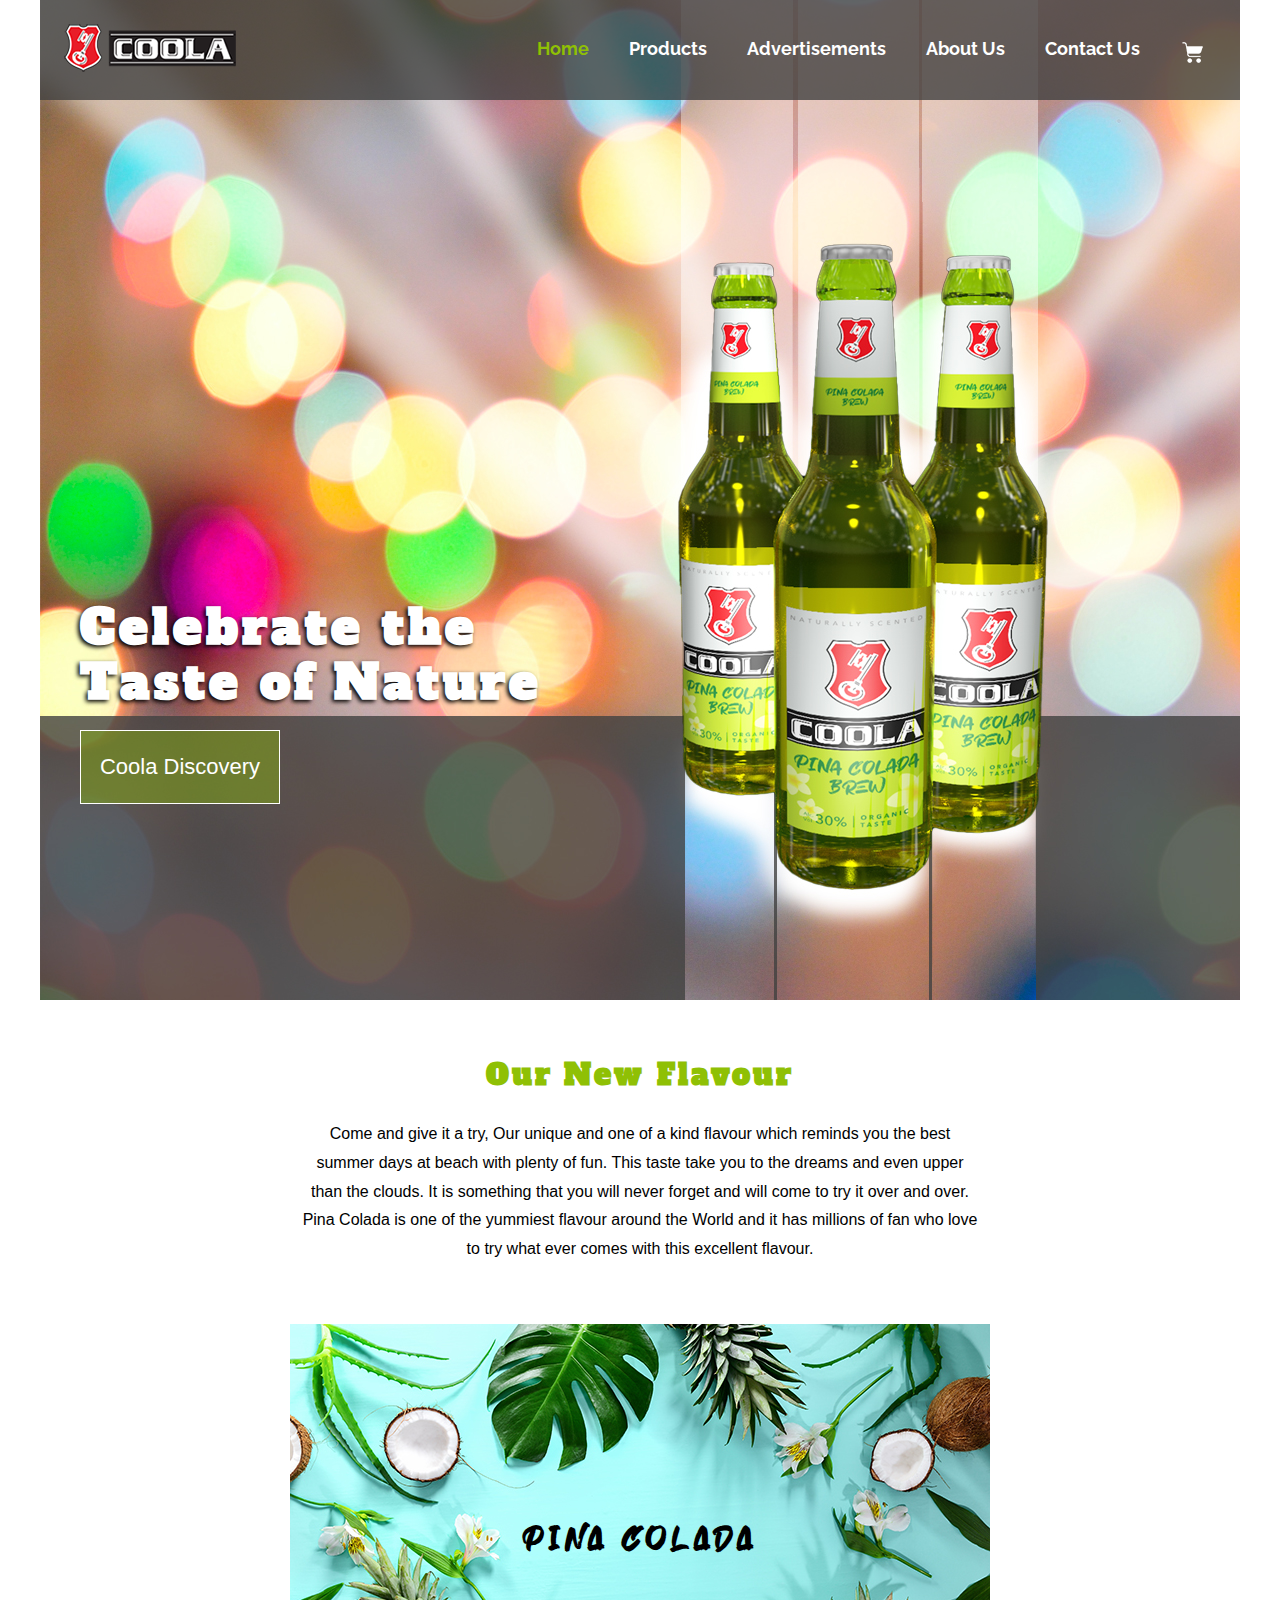
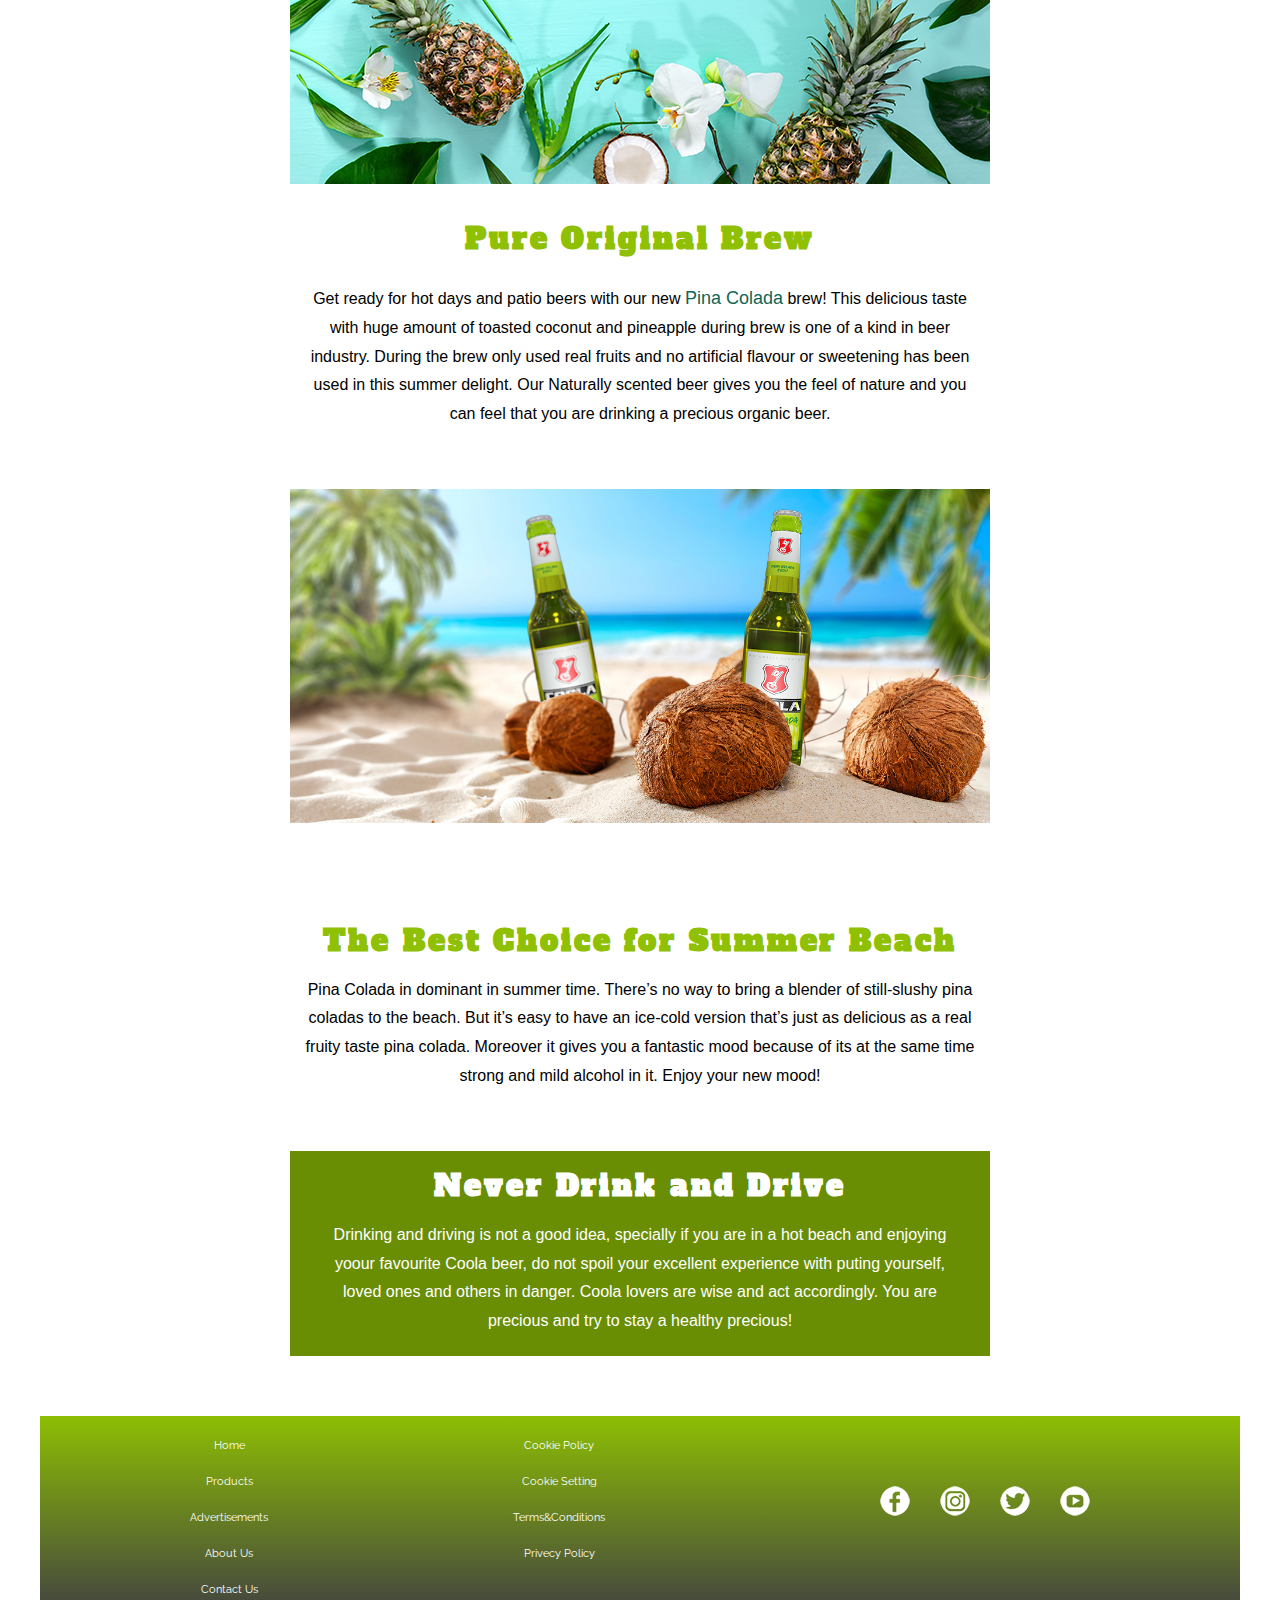
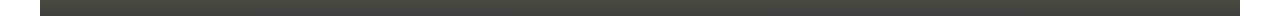
<file: index.html>
<!DOCTYPE html>
<html lang="en">
<head>
  <meta charset="UTF-8">
  <meta name="viewport" content="width=device-width, initial-scale=1.0">
  <meta http-equiv="X-UA-Compatible" content="ie=edge">

  <link rel="stylesheet" href="css/reset.css">

  <link rel="preconnect" href="https://fonts.gstatic.com">
  <link href="https://fonts.googleapis.com/css2?family=Antic+Didone&family=Cantata+One&family=Raleway&display=swap" rel="stylesheet">
  <link rel="preconnect" href="https://fonts.googleapis.com">
  <link rel="preconnect" href="https://fonts.gstatic.com" crossorigin>
  <link href="https://fonts.googleapis.com/css2?family=Alfa+Slab+One&display=swap" rel="stylesheet">

  <link rel="stylesheet" href="css/main.css">

  <title>COOLA BEER HOME PAGE</title>
  </head>
  <body>
    <h1 class="hidden">Home Page</h1>
    <main id="container">
      <h2 class="hidden">Main Container</h2>
      <header id="mainHeader">
        <div id="logo">
          <a href="index.html"><img src="images/logo-m.png" alt="Logo"></a>
        </div>
        <div id="logoDesktop">
          <a href="index.html"><img src="images/logo.png" alt="Logo"></a>
        </div>
        <nav id="navCon">
          <h2 class="hidden">Main Navigation</h2>
          <div>
            <button id="button"></button>
          </div>
          <div id="burgerCon">
            <ul id="mainNav">
              <li class="navItem"><a class="current" href="index.html">Home</a></li>
              <li class="navItem"><a href="products.html">Products</a></li>
              <li class="navItem"><a href="advertisements.html">Advertisements</a></li>
              <li class="navItem"><a href="aboutus.html">About Us</a></li>
              <li class="navItem"><a href="contactus.html">Contact Us</a></li>
              <li class="navItem shoppingC"><a href="index.html"><img src="images/shopping.png" alt="shoping card Icon"></a></li>
            </ul>
          </div>
        </nav>
      </header>

      <section id="featuredCon">
        <h2 class="hidden">Promotional Image</h2>
        <div id="featuredImage">
          <div class="welcome">
            <h5 class="welcomeText"> Celebrate the <br> Taste of Nature</h5>
            <a href="#" class="welcomebut">Coola Discovery</a>
          </div>
        </div>
      </section>

      <section>
          <h2 class="hidden">Brief Info for Organic Brews</h2>
          <div id="brewSec">
            <h3 class="brewHeading"> Our New Flavour</h3>
              <p class="brewText"> Come and give it a try, Our unique and one of a kind flavour which reminds you the best summer days
                 at beach with plenty of fun. This taste take you to the dreams and even upper than the clouds. It is something that
                 you will never forget and will come to try it over and over. Pina Colada is one of the yummiest flavour around the
                 World and it has millions of fan who love to try what ever comes with this excellent flavour.
              </p>
          </div>

      </section>

      <section id="flavour">
        <h2 class="hidden">New Flavour Launch</h2>
        <div class="flavourPic">
        <h2 class="pinacolada">Pina Colada</h2>
        </div>
        <div id="featuredText">
          <h3 class="FlavourHeading"> Pure Original Brew</h3>
            <p class="flavourText"> Get ready for hot days and patio beers with our new <span class="bold">Pina Colada</span> brew!
               This delicious taste with huge amount of toasted coconut and pineapple during brew is one of a kind in beer industry.
               During the brew only used real fruits and no artificial flavour or sweetening has been used in this summer delight.
              Our Naturally scented beer gives you the feel of nature and you can feel that you are drinking a precious organic beer.
            </p>
        </div>
      </section>

      <section id="promoCon">
        <h2 class="hidden">Brief Info for Beach Choice</h2>
        <div  id="promoImage">
          <h3 class="hidden">Featured Product in Beach Image</h3>
          <img src="images/beachbeer.jpg" alt="Coola Beer Bottles in beach">
        </div>
        <div class="promoText">
          <h3> The Best Choice for Summer Beach</h3>
          <p class="promoP"> Pina Colada in dominant in summer time. There’s no way to bring a blender of still-slushy pina coladas to the beach.
            But it’s easy to have an ice-cold version that’s just as delicious as a real fruity taste pina colada. Moreover it gives you a fantastic
            mood because of its at the same time strong and mild alcohol in it. Enjoy your new mood!</p>
        </div>
        <div class="promoText1">
          <h3 class="promoHead"> Never Drink and Drive</h3>
          <p class="promoP"> Drinking and driving is not a good idea, specially if you are in a hot beach and enjoying yoour favourite Coola beer, do not
          spoil your excellent experience with puting yourself, loved ones and others in danger. Coola lovers are wise and act accordingly. You are precious and try to
          stay a healthy precious!</p>
        </div>
      </section>


      <footer id="mainFooter">
        <h2 class="hidden">Main Footer</h2>
        <div class="footermenu">
          <h2 class="hidden">Menu</h2>
          <ul>
            <li class="navItem"><a href="index.html">Home</a></li>
            <li class="navItem"><a href="products.html">Products</a></li>
            <li class="navItem"><a href="index.html">Advertisements</a></li>
            <li class="navItem"><a href="index.html">About Us</a></li>
            <li class="navItem"><a href="index.html">Contact Us</a></li>
          </ul>
        </div>
        <div  class="footermenu2">
          <ul>
            <li class="navItem"><a href="index.html">Cookie Policy</a></li>
            <li class="navItem"><a href="index.html">Cookie Setting</a></li>
            <li class="navItem"><a href="index.html">Terms&Conditions</a></li>
            <li class="navItem"><a href="index.html">Privecy Policy</a></li>
          </ul>
        </div>

        <div>
          <h2 class="hidden">Social Media Icons</h2>
          <ul id="socialMedia">
            <li><a href="https://www.facebook.com/"><img src="images/facebook.png" alt="Facebook Icon"></a></li>
            <li><a href="https://www.instagram.com/"><img src="images/instagram.png" alt="Instagram Icon"></a></li>
            <li><a href="https://www.twitter.com/"><img src="images/twitter.png" alt="Twitter Icon"></a></li>
            <li><a href="https://www.youtube.com/"><img src="images/youtube.png" alt="Youtube Icon"></a></li>
          </ul>
        </div>
      </footer>
    </main>

  <script src="js/main.js"></script>
  </body>
  </html>
</file>
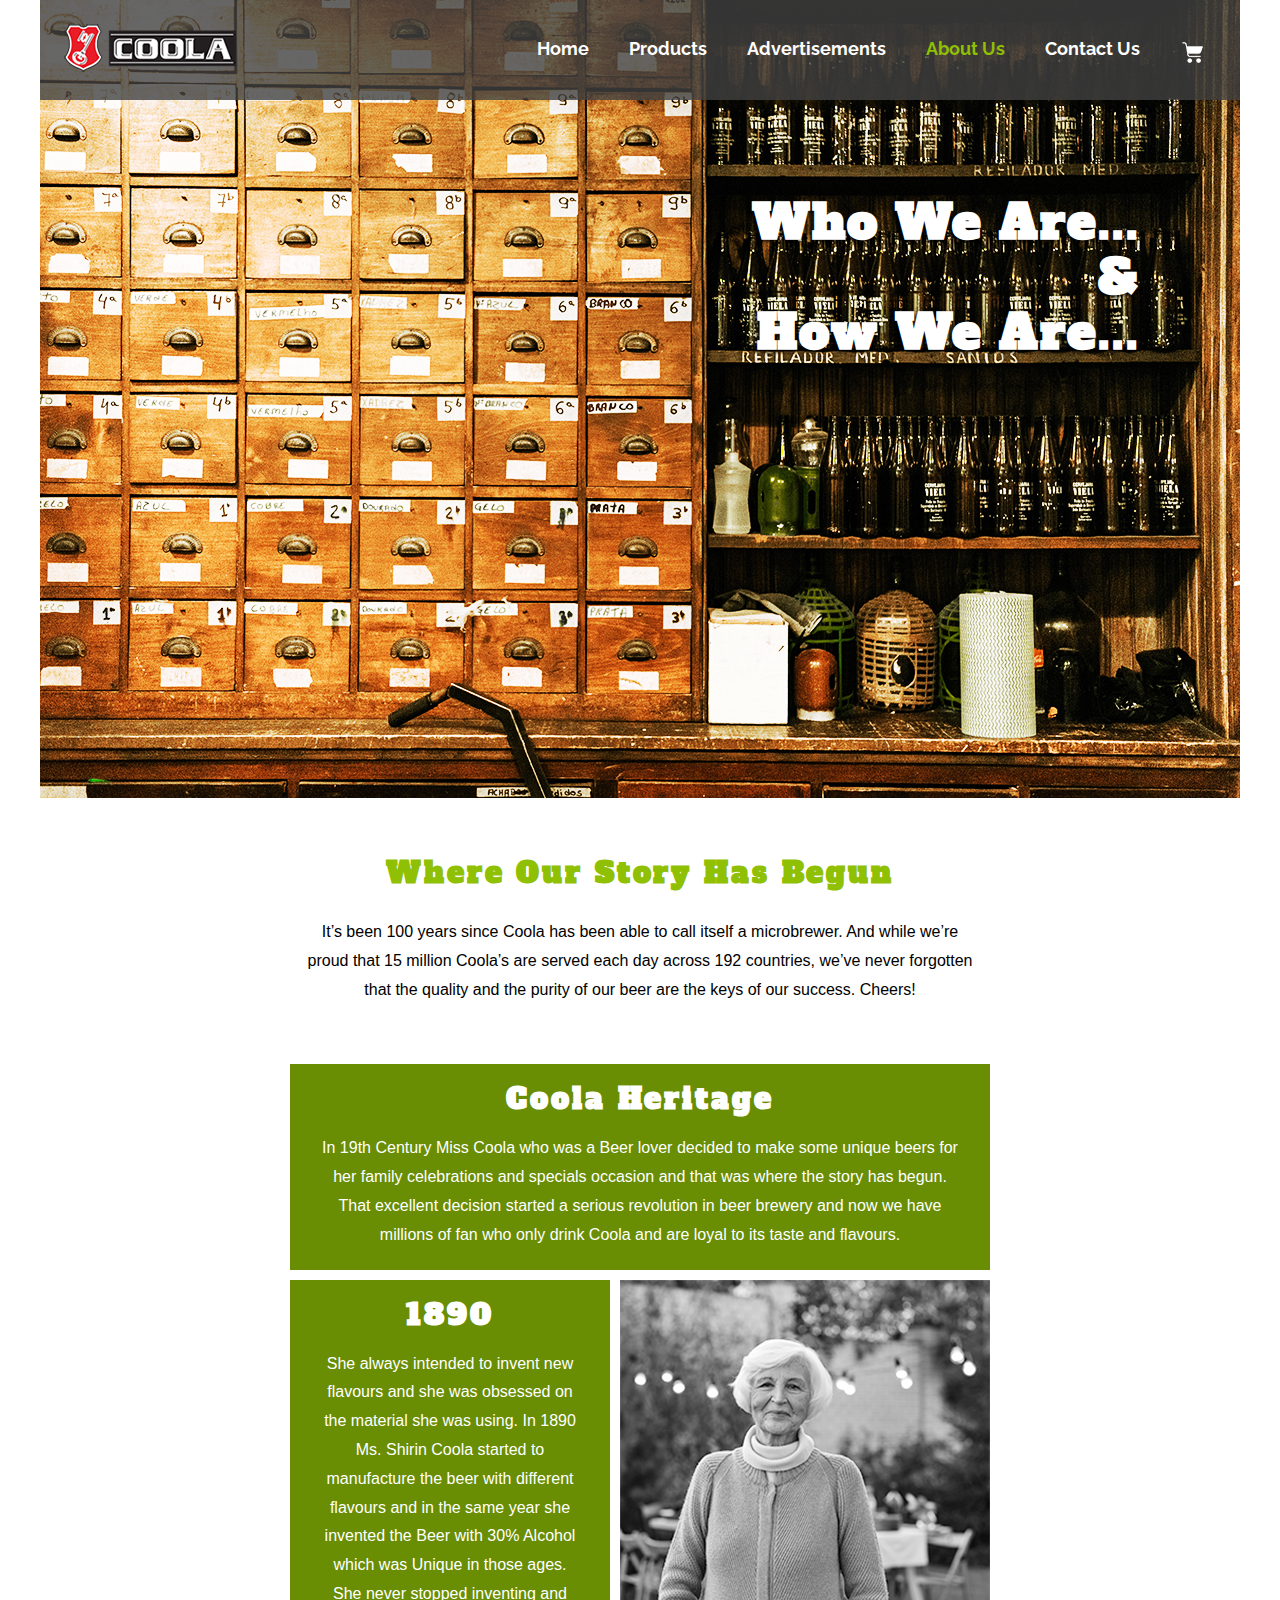
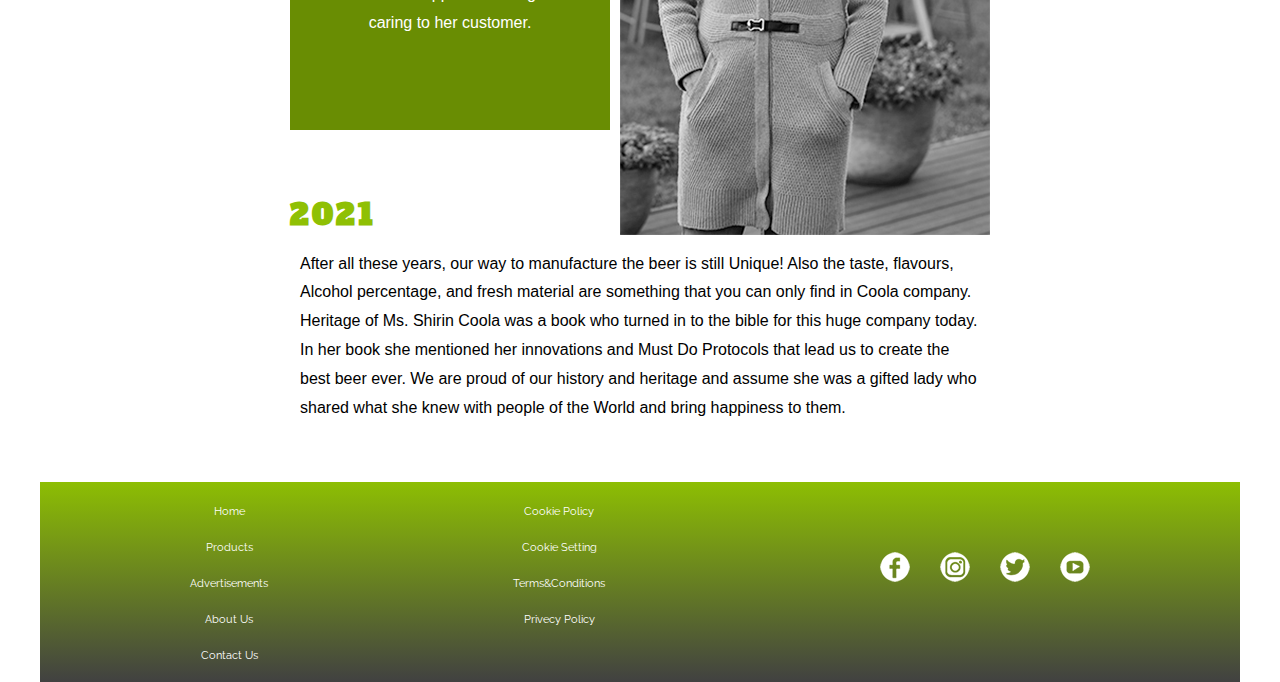
<file: aboutus.html>
<!DOCTYPE html>
<html lang="en">
<head>
  <meta charset="UTF-8">
  <meta name="viewport" content="width=device-width, initial-scale=1.0">
  <meta http-equiv="X-UA-Compatible" content="ie=edge">

  <link rel="stylesheet" href="css/reset.css">

  <link rel="preconnect" href="https://fonts.gstatic.com">
  <link href="https://fonts.googleapis.com/css2?family=Antic+Didone&family=Cantata+One&family=Raleway&display=swap" rel="stylesheet">
  <link rel="preconnect" href="https://fonts.googleapis.com">
  <link rel="preconnect" href="https://fonts.gstatic.com" crossorigin>
  <link href="https://fonts.googleapis.com/css2?family=Alfa+Slab+One&display=swap" rel="stylesheet">

  <link rel="stylesheet" href="css/main.css">

  <title>COOLA BEER ABOUT US PAGE</title>
  </head>
  <body>
    <h1 class="hidden">About Us Page</h1>
    <main id="container">
      <h2 class="hidden">Main Container</h2>
      <header id="mainHeader">
        <div id="logo">
          <a href="index.html"><img src="images/logo-m.png" alt="Logo"></a>
        </div>
        <div id="logoDesktop">
          <a href="index.html"><img src="images/logo.png" alt="Logo"></a>
        </div>
        <nav id="navCon">
          <h2 class="hidden">Main Navigation</h2>
          <div>
            <button id="button"></button>
          </div>
          <div id="burgerCon">
            <ul id="mainNav">
              <li class="navItem"><a href="index.html">Home</a></li>
              <li class="navItem"><a href="products.html">Products</a></li>
              <li class="navItem"><a href="advertisements.html">Advertisements</a></li>
              <li class="navItem"><a class="current" href="aboutus">About Us</a></li>
              <li class="navItem"><a href="contactus.html">Contact Us</a></li>
              <li class="navItem shoppingC"><a href="index.html"><img src="images/shopping.png" alt="shoping card Icon"></a></li>
            </ul>
          </div>
        </nav>
      </header>

      <section id="featuredCon">
        <h2 class="hidden">Promotional Image</h2>
        <div id="aboutusImage">
          <div class="aboutusWelcome">
            <h5 class="aboutusText"> Who We Are... <br> & <br> How We Are...</h5>
          </div>
        </div>
      </section>

      <section>
          <h2 class="hidden">Brief Info for Our Story</h2>
          <div id="brewSec">
            <h3 class="brewHeading"> Where Our Story Has Begun</h3>
              <p class="brewText"> It’s been 100 years since Coola has been able to call itself a microbrewer. And while we’re proud
                that 15 million Coola’s are served each day across 192 countries, we’ve never forgotten that the quality and the
                purity of our beer are the keys of our success. Cheers!
              </p>
          </div>
      </section>

      <div class="story1 space">
        <h3 class="promoHead"> Coola Heritage</h3>
          <p class="promoP"> In 19th Century Miss Coola who was a Beer lover decided to make some unique beers for her family
            celebrations and specials occasion and that was where the story has begun. That excellent decision started a serious
            revolution in beer brewery and now we have millions of fan who only drink Coola and are loyal to its taste and flavours.
          </p>
      </div>

      <section id="heritage">
        <h2 class="hidden">Our Heritage</h2>
        <div id="storyImage">
          <h3 class="hidden">Featured Product in Beach Image</h3>
          <img src="images/ownerPic.jpg" alt="Picture of Owner">
        </div>

        <div class="story1 storyDesktop">
          <h3 class="promoHead"> 1890</h3>
          <p class="promoP"> She always intended to invent new flavours and she was obsessed on the material she was using. In 1890 Ms. Shirin Coola started to
            manufacture the beer with different flavours and in the same year she invented the Beer with 30% Alcohol which was Unique in those ages. She never
            stopped inventing and caring to her customer.</p>
        </div>
      </section>

      <div class="story2">
        <h3> 2021</h3>
        <p class="promoP"> After all these years, our way to manufacture the beer is still Unique! Also the taste, flavours,
           Alcohol percentage, and fresh material are something that you can only find in Coola company. Heritage of Ms. Shirin Coola was a book who turned in to the bible for this huge company today. In her book she mentioned her innovations and Must Do Protocols that lead us to create the best beer ever. We are proud of our history and heritage and assume she was a gifted lady who shared what she knew with people of the World and bring happiness to them.</p>
      </div>

      <footer id="mainFooter">
        <h2 class="hidden">Main Footer</h2>
        <div class="footermenu">
          <h2 class="hidden">Menu</h2>
          <ul>
            <li class="navItem"><a href="index.html">Home</a></li>
            <li class="navItem"><a href="products.html">Products</a></li>
            <li class="navItem"><a href="index.html">Advertisements</a></li>
            <li class="navItem"><a href="index.html">About Us</a></li>
            <li class="navItem"><a href="index.html">Contact Us</a></li>
          </ul>
        </div>
        <div  class="footermenu2">
          <ul>
            <li class="navItem"><a href="index.html">Cookie Policy</a></li>
            <li class="navItem"><a href="index.html">Cookie Setting</a></li>
            <li class="navItem"><a href="index.html">Terms&Conditions</a></li>
            <li class="navItem"><a href="index.html">Privecy Policy</a></li>
          </ul>
        </div>

        <div>
          <h2 class="hidden">Social Media Icons</h2>
          <ul id="socialMedia">
            <li><a href="https://www.facebook.com/"><img src="images/facebook.png" alt="Facebook Icon"></a></li>
            <li><a href="https://www.instagram.com/"><img src="images/instagram.png" alt="Instagram Icon"></a></li>
            <li><a href="https://www.twitter.com/"><img src="images/twitter.png" alt="Twitter Icon"></a></li>
            <li><a href="https://www.youtube.com/"><img src="images/youtube.png" alt="Youtube Icon"></a></li>
          </ul>
        </div>
      </footer>
    </main>

  <script src="js/main.js"></script>
  </body>
  </html>
</file>
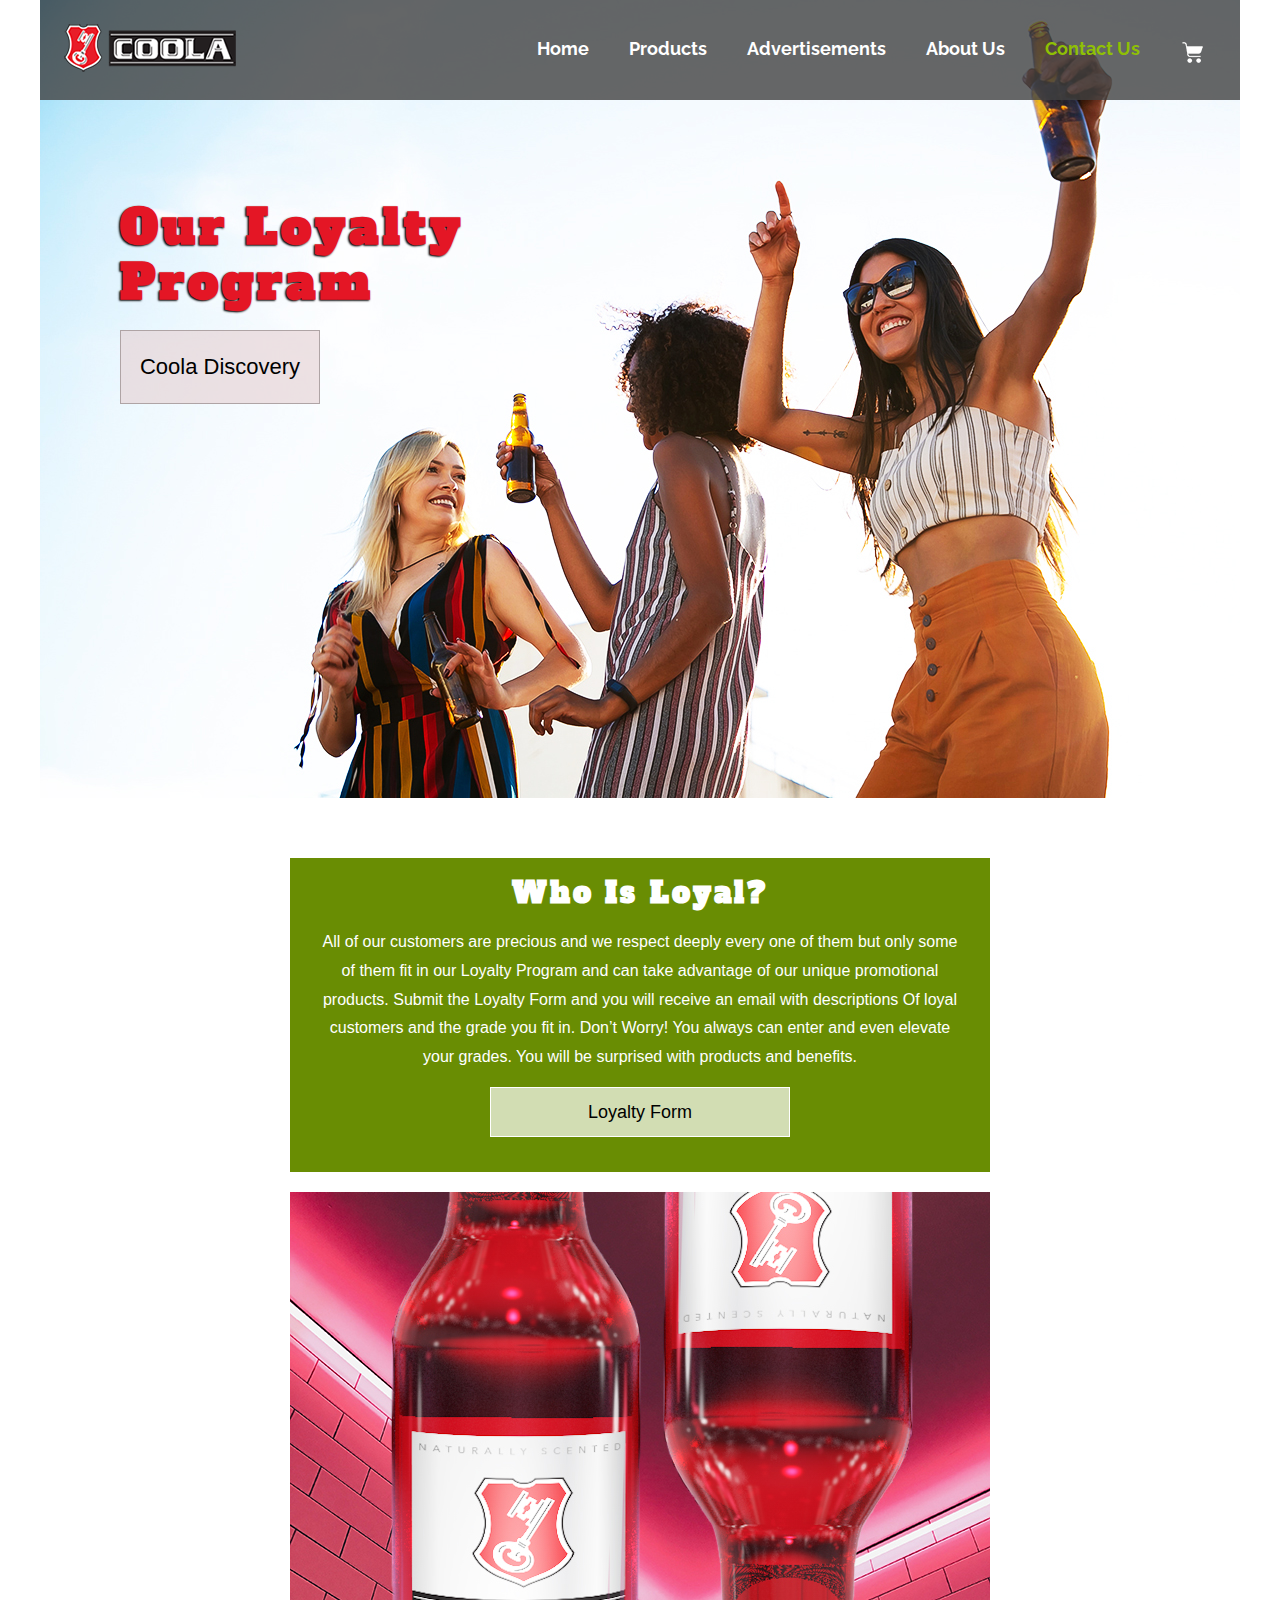
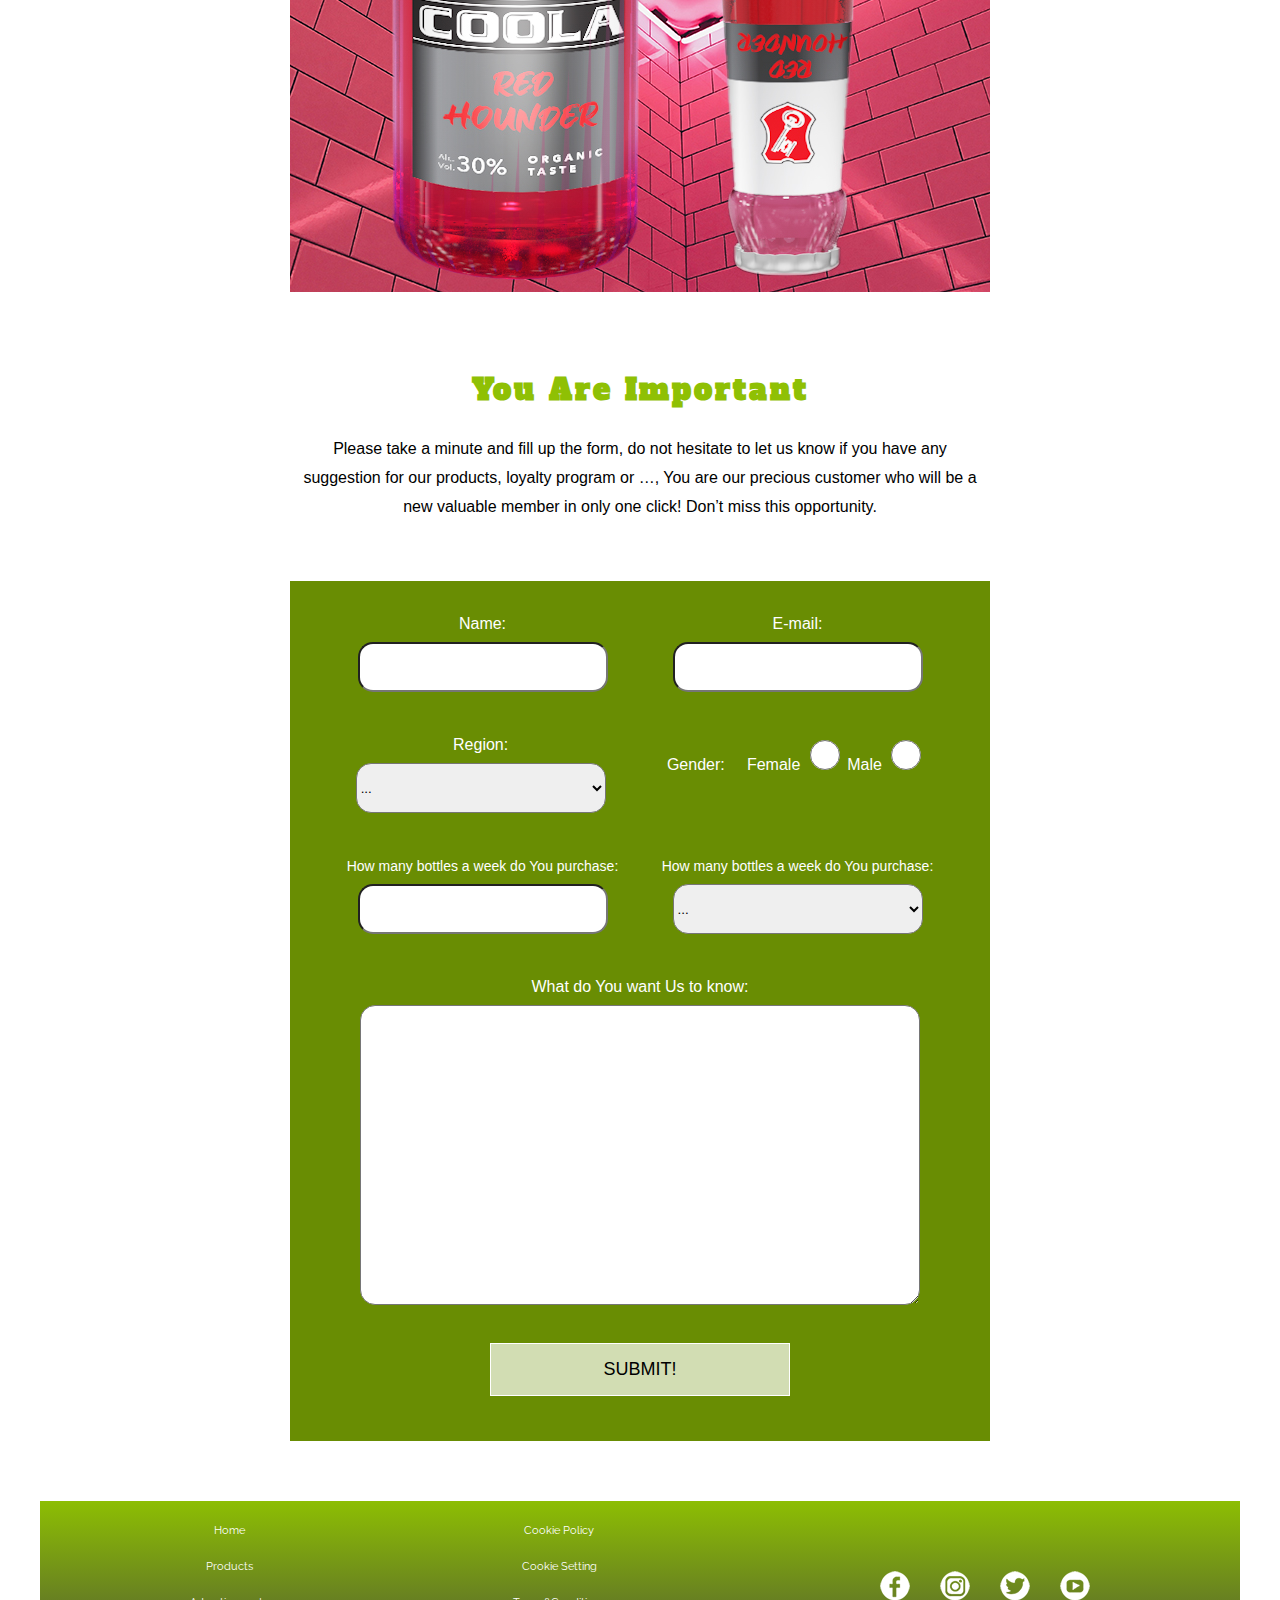
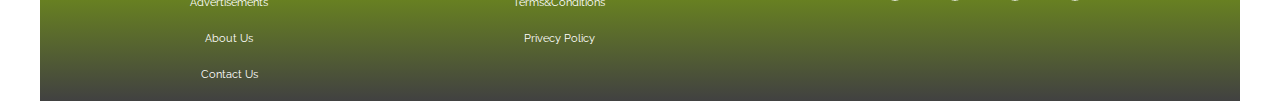
<file: contactus.html>
<!DOCTYPE html>
<html lang="en">
<head>
  <meta charset="UTF-8">
  <meta name="viewport" content="width=device-width, initial-scale=1.0">
  <meta http-equiv="X-UA-Compatible" content="ie=edge">

  <link rel="stylesheet" href="css/reset.css">

  <link rel="preconnect" href="https://fonts.gstatic.com">
  <link href="https://fonts.googleapis.com/css2?family=Antic+Didone&family=Cantata+One&family=Raleway&display=swap" rel="stylesheet">
  <link rel="preconnect" href="https://fonts.googleapis.com">
  <link rel="preconnect" href="https://fonts.gstatic.com" crossorigin>
  <link href="https://fonts.googleapis.com/css2?family=Alfa+Slab+One&display=swap" rel="stylesheet">

  <link rel="stylesheet" href="css/main.css">

  <title>COOLA BEER CONTACT US PAGE</title>
  </head>
  <body>
    <h1 class="hidden">Contact Us Page</h1>
    <main id="container">
      <h2 class="hidden">Main Container</h2>
      <header id="mainHeader">
        <div id="logo">
          <a href="index.html"><img src="images/logo-m.png" alt="Logo"></a>
        </div>
        <div id="logoDesktop">
          <a href="index.html"><img src="images/logo.png" alt="Logo"></a>
        </div>
        <nav id="navCon">
          <h2 class="hidden">Main Navigation</h2>
          <div>
            <button id="button"></button>
          </div>
          <div id="burgerCon">
            <ul id="mainNav">
              <li class="navItem"><a href="index.html">Home</a></li>
              <li class="navItem"><a href="products.html">Products</a></li>
              <li class="navItem"><a href="advertisements.html">Advertisements</a></li>
              <li class="navItem"><a href="aboutus.html">About Us</a></li>
              <li class="navItem"><a class="current" href="contactus.html">Contact Us</a></li>
              <li class="navItem shoppingC"><a href="index.html"><img src="images/shopping.png" alt="shoping card Icon"></a></li>
            </ul>
          </div>
        </nav>
      </header>

      <section id="featuredCon">
        <h2 class="hidden">Promotional Image</h2>
        <div id="contactusImage">
          <div class="contactWelcome">
            <h5 class="contactText"> Our Loyalty <br> Program</h5>
            <a href="#" class="contactBut">Coola Discovery</a>
          </div>
        </div>
      </section>

      <section>
          <h2 class="hidden">Brief Info for Loyalty</h2>
          <div class="story1 space2">
            <h3 class="promoHead">Who Is Loyal?</h3>
              <p class="promoP"> All of our customers are precious and we respect deeply every one of them but only some of them
              fit in our Loyalty Program and can take advantage of our unique promotional products.
              Submit the Loyalty Form and you will receive an email with descriptions
              Of loyal customers and the grade you fit in. Don’t Worry! You always can enter and even elevate your grades. You will
              be surprised with products and benefits.
              </p>
              <a href="#" class="loyalBut">Loyalty Form</a>
          </div>
          <div class="contactRed">
            <img src="images/contactUs2.jpg" alt="Red Hounder Bottle Picture">
          </div>
      </section>

      <section id="loyalSec">
        <h2 class="hidden">Importancy of Customers Info</h2>
        <div id="brewSec">
          <h3 class="FlavourHeading"> You Are Important</h3>
            <p class="flavourText"> Please take a minute and fill up the form, do not hesitate to let us know if you have any suggestion
              for our products, loyalty program or …, You are our precious customer who will be a new valuable member in only one click!
              Don’t miss this opportunity.
            </p>
        </div>
      </section>

      <section id="form">
        <h2 class="hidden">Loyalty Form</h2>
        <form action="form.php" method="post" name="submitForm" class="formFlex">
          <section class="ipadForm">
            <h2 class="hidden">Name & E-mail</h2>
            <div class="formStructure">
              <label for="name" class="formTextNo"> Name:</label>
              <br>
              <input type="text" name="name" class="formInput" id="name">
            </div>

            <div class="formStructure">
              <label for="email" class="formTextNo"> E-mail:</label>
              <br>
              <input type="email" name="email" class="formInput" id="email">
            </div>
          </section>

          <section class="ipadForm">
            <h2 class="hidden">Region & Gender</h2>
            <div class="formStructure">
              <label for="region" class="formTextNo"> Region:</label>
              <br>
              <select name="country" id="region" class="formInput">
                <option value="select">...</option>
                <option value="northamerica">North America</option>
                <option value="southamerica">South America</option>
                <option value="centralamerica">Central America</option>
                <option value="europe">Europe</option>
                <option value="fareast">Far East</option>
                <option value="middleeast">Middle East</option>
                <option value="neareast">Near East</option>
                <option value="southasia">Sout Asia</option>
                <option value="northafrica">North Africa</option>
                <option value="southafrica">South Africa</option>
                <option value="australia">Australia</option>
                <option value="prefer not to answer">Prefer Not to Answer</option>
              </select>
            </div>

            <div class="formStructure">
              <label class="formTextNo">Gender: &nbsp;&nbsp;&nbsp;</label>
              <label for="female" class="genderText">Female</label>
              <input type="radio" name="female" class="gender" id="female">
              <label for="male" class="genderText">Male</label>
              <input type="radio" name="male" class="gender" id="male">
            </div>
          </section>

          <section class="ipadForm">
            <h2 class="hidden">Quantity & Income</h2>
            <div class="formStructure">
              <label for="bottles" class="formTextMessage">How many bottles a week do You purchase:</label>
              <br>
              <input type="number" name="bottles" id="bottles" class="formInput">
            </div>

            <div class="formStructure">
              <label for="income" class="formTextMessage">How many bottles a week do You purchase:</label>
              <br>
              <select name="income" id="income" class="formInput">
                <option value="select">...</option>
                <option value="Less than $12,000">Less than $12,000</option>
                <option value="Less than $30,000">Less than $30,000</option>
                <option value="Between 30-40k">Between 30,000$ to 40,000$</option>
                <option value="Between 40-60k">Between 40,000$ to 60,000$</option>
                <option value="More than 60,000$">More than 60,000$</option>
              </select>
            </div>
          </section>

            <div class="formStructure">
                <label for="message" class="formTextNo">What do You want Us to know:</label>
                <br>
                <textarea rows="10" cols="76" name="message" id="message" class="textarea">
                </textarea>
            </div>
                <button type="submit" id="submit" class="loyalBut">SUBMIT!</button>
          </form>
        </section>


      <footer id="mainFooter">
        <h2 class="hidden">Main Footer</h2>
        <div class="footermenu">
          <h2 class="hidden">Menu</h2>
          <ul>
            <li class="navItem"><a href="index.html">Home</a></li>
            <li class="navItem"><a href="products.html">Products</a></li>
            <li class="navItem"><a href="index.html">Advertisements</a></li>
            <li class="navItem"><a href="index.html">About Us</a></li>
            <li class="navItem"><a href="index.html">Contact Us</a></li>
          </ul>
        </div>
        <div  class="footermenu2">
          <ul>
            <li class="navItem"><a href="index.html">Cookie Policy</a></li>
            <li class="navItem"><a href="index.html">Cookie Setting</a></li>
            <li class="navItem"><a href="index.html">Terms&Conditions</a></li>
            <li class="navItem"><a href="index.html">Privecy Policy</a></li>
          </ul>
        </div>

        <div>
          <h2 class="hidden">Social Media Icons</h2>
          <ul id="socialMedia">
            <li><a href="https://www.facebook.com/"><img src="images/facebook.png" alt="Facebook Icon"></a></li>
            <li><a href="https://www.instagram.com/"><img src="images/instagram.png" alt="Instagram Icon"></a></li>
            <li><a href="https://www.twitter.com/"><img src="images/twitter.png" alt="Twitter Icon"></a></li>
            <li><a href="https://www.youtube.com/"><img src="images/youtube.png" alt="Youtube Icon"></a></li>
          </ul>
        </div>
      </footer>
    </main>

  <script src="js/main.js"></script>
  </body>
  </html>
</file>
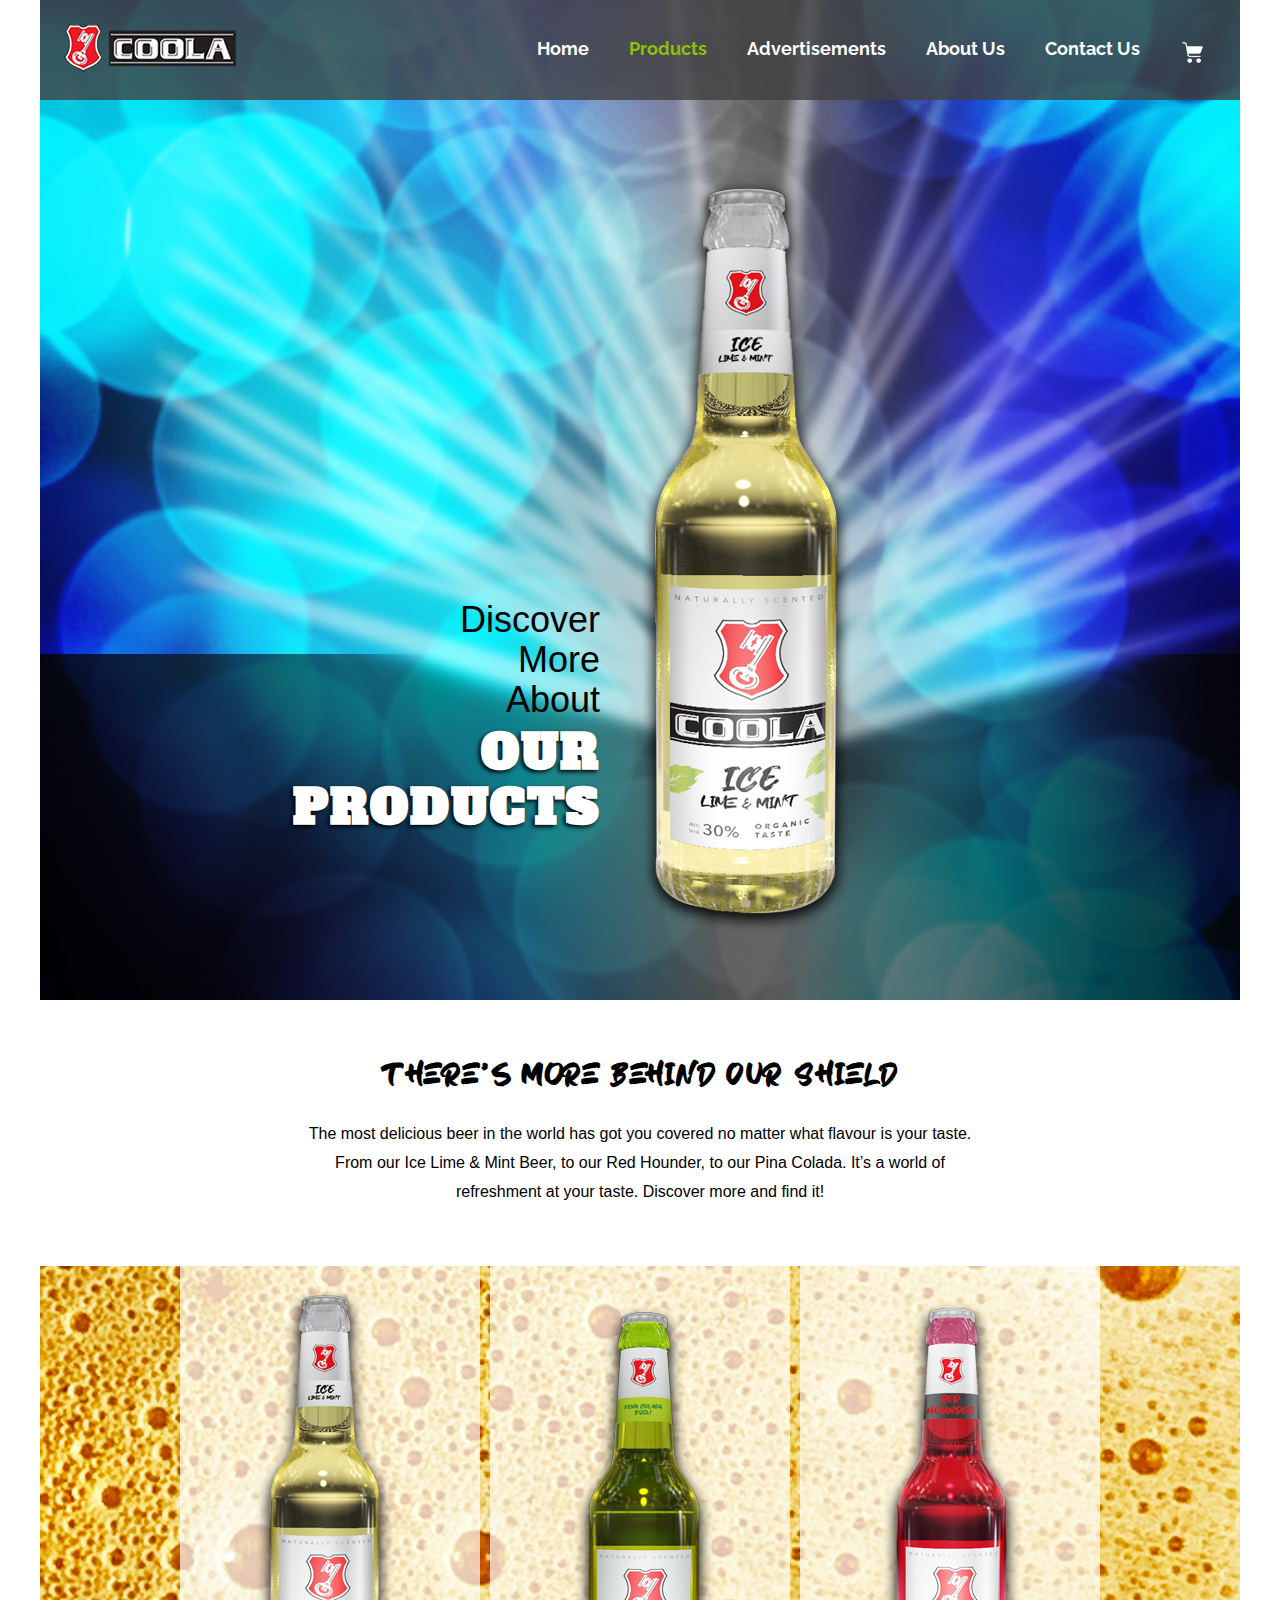
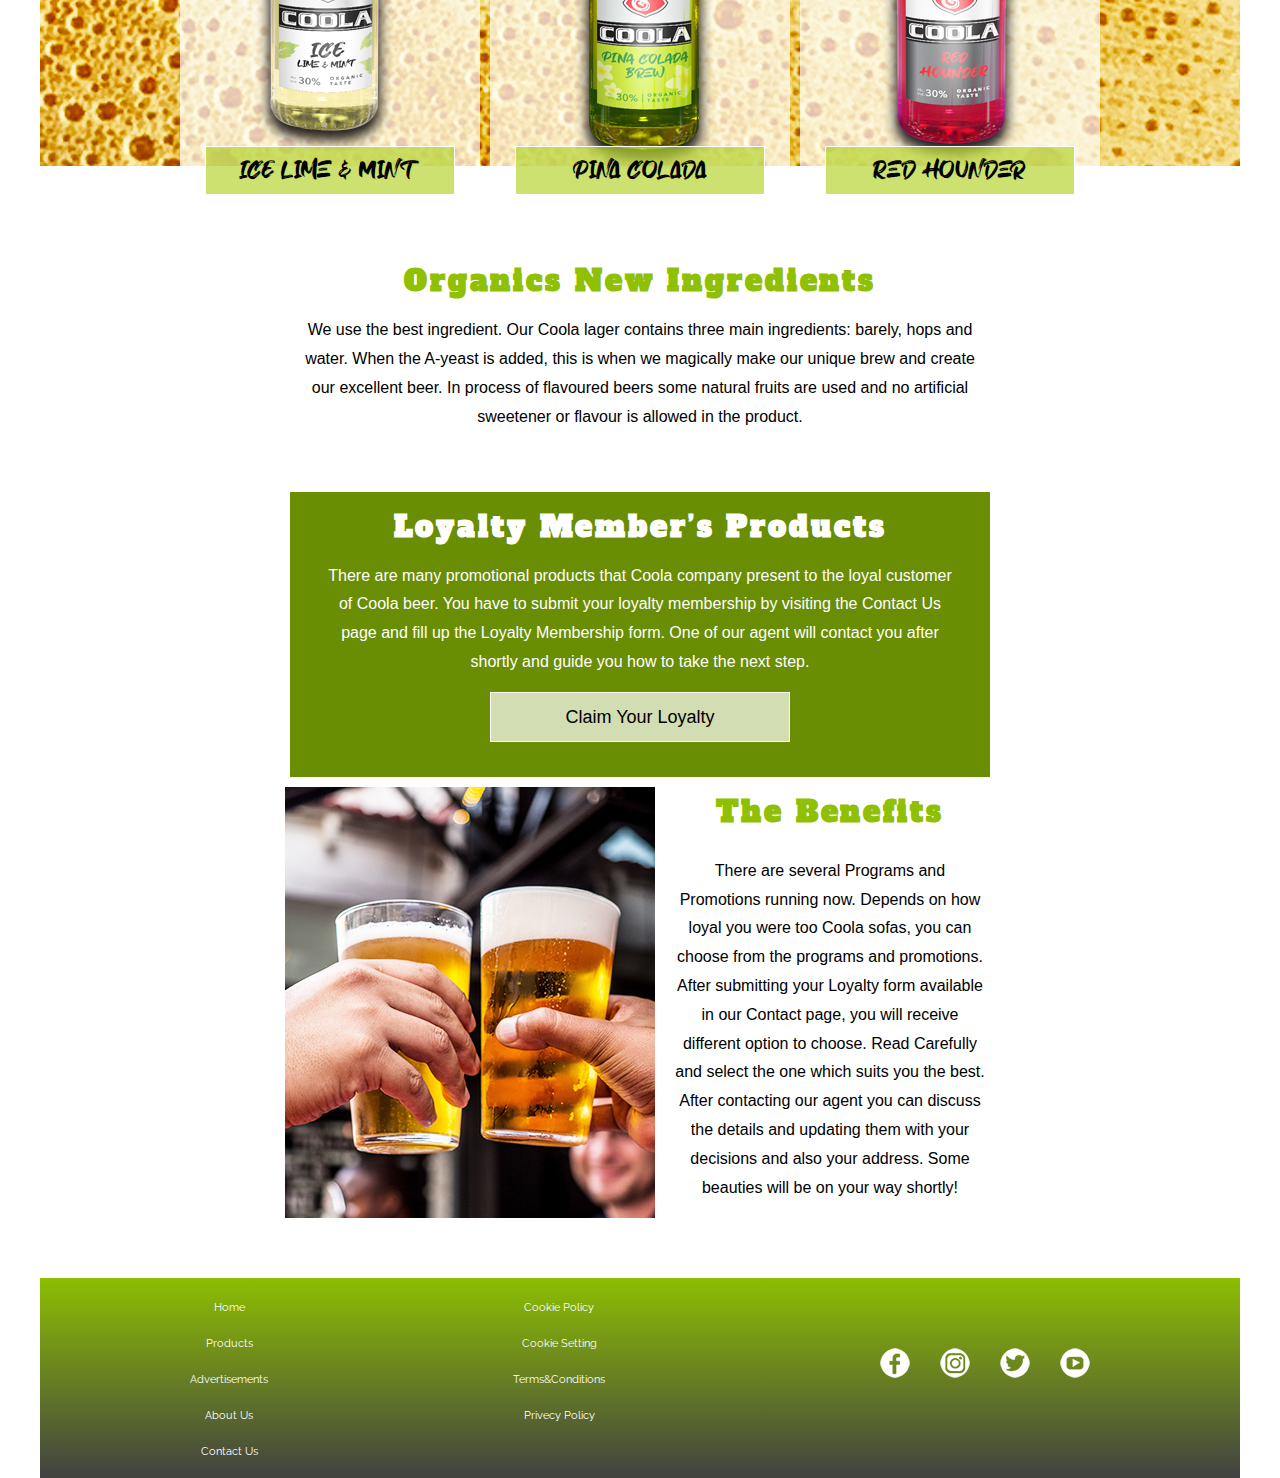
<file: products.html>
<!DOCTYPE html>
<html lang="en">
<head>
  <meta charset="UTF-8">
  <meta name="viewport" content="width=device-width, initial-scale=1.0">
  <meta http-equiv="X-UA-Compatible" content="ie=edge">

  <link rel="stylesheet" href="css/reset.css">

  <link rel="preconnect" href="https://fonts.gstatic.com">
  <link href="https://fonts.googleapis.com/css2?family=Antic+Didone&family=Cantata+One&family=Raleway&display=swap" rel="stylesheet">
  <link rel="preconnect" href="https://fonts.googleapis.com">
  <link rel="preconnect" href="https://fonts.gstatic.com" crossorigin>
  <link href="https://fonts.googleapis.com/css2?family=Alfa+Slab+One&display=swap" rel="stylesheet">

  <link rel="stylesheet" href="css/main.css">

  <title>COOLA BEER PRODUCTS PAGE</title>
  </head>
  <body>
    <h1 class="hidden">Products Page</h1>
    <main id="container">
      <h2 class="hidden">Main Container</h2>
      <header id="mainHeader">
        <div id="logo">
          <a href="index.html"><img src="images/logo-m.png" alt="Logo"></a>
        </div>
        <div id="logoDesktop">
          <a href="index.html"><img src="images/logo.png" alt="Logo"></a>
        </div>
        <nav id="navCon">
          <h2 class="hidden">Main Navigation</h2>
          <div>
            <button id="button"></button>
          </div>
          <div id="burgerCon">
            <ul id="mainNav">
              <li class="navItem"><a href="index.html">Home</a></li>
              <li class="navItem"><a class="current" href="products.html">Products</a></li>
              <li class="navItem"><a href="advertisements.html">Advertisements</a></li>
              <li class="navItem"><a href="aboutus.html">About Us</a></li>
              <li class="navItem"><a href="contactus.html">Contact Us</a></li>
              <li class="navItem shoppingC"><a href="index.html"><img src="images/shopping.png" alt="shoping card Icon"></a></li>
            </ul>
          </div>
        </nav>
      </header>

      <section id="featuredCon">
        <h2 class="hidden">Promotional Image</h2>
        <div id="featuredProductImage">
          <div class="productsWelcome">
            <p class="productGreeting">Discover <br>More <br>About</p>
            <h5 class="productGreeting2"> OUR <br> PRODUCTS</h5>
          </div>
        </div>
      </section>

      <section>
          <h2 class="hidden">Brief Info for Behind the Shield</h2>
          <div id="brewSec">
            <h3 class="brewHeading jsChangingHead"> There’s More Behind Our Shield</h3>
              <p class="brewText"> The most delicious beer in the world has got you covered no matter what flavour is your taste.
                From our Ice Lime & Mint Beer, to our Red Hounder, to our Pina Colada. It’s a world of refreshment at your taste.
                Discover more and find it!
              </p>
          </div>
      </section>


      <section id="products">
        <h2 class="hidden">Three Products</h2>

        <div class="bottleBox">
          <section class="jsTrans">
            <h2 class="hidden">Coola Bottle Ice Flavour Picture</h2>
            <div class="boxTransparent">
              <div class="bottle"> <img src="images/ice-bottle-m.png" alt="Coola Bottle Ice Flavour"></div>
            </div>
          </section>
          <button class="boxButton"> ICE Lime & Mint</button>
          <section class="jsTrans hidden">
              <div class="background">
                <h3 class="jsHead">Ice Lime & Mint</h3>
                <p class="jsText">This product gives you cool relax heaven feeling. It is the best for mint lovers, those who like to have cool breath
                  and enjoy freshness in all seasons. This is the only brew that represent a beer as melting ice in the group. 30% Alcohol
                  of this product make it unique and different from all other beers in the universe and when you drink, you have the taste
                   of beer ice mint and effect of a strong alcohol drink but with no bitterness this time!</p>
              </div>
          </section>
        </div>

        <div class="bottleBox spaceBox">
          <section class="jsTrans">
            <h2 class="hidden">Coola Bottle Pinacolada Flavour Picture</h2>
            <div class="boxTransparent boxSecond">
              <div class="bottle"> <img src="images/pinacolada-bottle-m.png" alt="Coola Bottle Ice Flavour"></div>
            </div>
          </section>
            <button class="boxButton"> Pina Colada</button>
            <section class="jsTrans hidden">
                <div class="background no2">
                  <h3 class="jsHead">Pina Colada</h3>
                  <p class="jsText">This product is one of a kind. You can not have pina colada in every occasion and every where but you can have
                     Coola Pina Colada Beer every minute you desire and it is the same taste as you have always in your memory but this time with
                     strong percentage of Alcohol which turns your mood on and bring you high in the sunny summer sky and beyond the clouds.
                    30% Alcohol of this brew is a huge difference from what you have experienced so far and you can tell the difference.</p>
                </div>
            </section>
          </div>

        <div class="bottleBox spaceBox">
          <section class="jsTrans">
            <h2 class="hidden">Coola Bottle Red Hounder Flavour Picture</h2>
            <div class="boxTransparent">
              <div class="bottle"> <img src="images/red-bottle-m.png" alt="Coola Bottle Ice Flavour"></div>
            </div>
          </section>
          <button class="boxButton"> Red Hounder</button>
          <section class="jsTrans hidden">
              <div class="background no3">
                <h3 class="jsHead">Red hounder</h3>
                <p class="jsText">Do not get it wrong, it is not a wild dog! It is happy, friendly but serious beer that gives you what you have never
                  experienced before in your life. The taste is a bit spicy and the Alcohol percentage is 30%. It is one kind of mystery that you need
                  to discover yourself. No one can truly share the experience he got with this drink.</p>
              </div>
          </section>
        </div>
      </section>

      <section id="products2">
        <h2 class="hidden">Three Products for Ipad screen</h2>
        <div class="ipadBottleBox">
          <div class="ipadBottle"> <img src="images/ice-bottle-m.png" alt="Coola Bottle Ice Flavour"></div>
          <div class="bottleBig"> <img src="images/ice-bottle.png" alt="Coola Bottle Ice Flavour"></div>
          <button class="ipadBoxButton" data-offset="0"> ICE Lime & Mint</button>
        </div>

          <div class="ipadBottleBox">
            <div class="ipadBottle"> <img src="images/pinacolada-bottle-m.png" alt="Coola Bottle Ice Flavour"></div>
            <div class="bottleBig"> <img src="images/pinacolada-bottle.png" alt="Coola Bottle Ice Flavour"></div>
            <button class="ipadBoxButton" data-offset="1"> Pina Colada</button>
          </div>

          <div class="ipadBottleBox">
            <div class="ipadBottle"> <img src="images/red-bottle-m.png" alt="Coola Bottle Ice Flavour"></div>
            <div class="bottleBig"> <img src="images/red-bottle.png" alt="Coola Bottle Ice Flavour"></div>
            <button class="ipadBoxButton" data-offset="2"> Red Hounder</button>
          </div>
      </section>


      <section id="promoCon2">
        <h2 class="hidden">Brief Info to Ingredients</h2>
        <div class="promoText spaceBox2">
          <h3>Organics New Ingredients</h3>
          <p class="promoP"> We use the best ingredient. Our Coola lager contains three main ingredients: barely, hops
          and water. When the A-yeast is added, this is when we magically make our unique brew
          and create our excellent beer. In process of flavoured beers some natural fruits are used
          and no artificial sweetener or flavour is allowed in the product.</p>
        </div>
        <div class="promoText1">
          <h3 class="promoHead"> Loyalty Member’s Products</h3>
          <p class="promoP"> There are many promotional products that
          Coola company present to the loyal customer of Coola beer. You have to submit your loyalty
          membership by visiting the Contact Us page and fill up the Loyalty Membership form. One
          of our agent will contact you after shortly and guide you how to take the next step.</p>
          <a href="#" class="loyalBut">Claim Your Loyalty</a>
        </div>
      </section>

        <section id="cheers">
        <img src="images/product-page-last.jpg" alt="Beer Cheers Picture" class="cheersPhoto">
          <div id="brewSec1">
            <h3 class="brewHeading">The Benefits</h3>
              <p class="brewText"> There are several Programs and
                Promotions running now. Depends on how loyal you were too Coola sofas, you can
                choose from the programs and promotions. After submitting your Loyalty form
                available in our Contact page, you will receive different option to choose. Read
                Carefully and select the one which suits you the best. After contacting our agent you can
                discuss the details and updating them with your decisions and also your address.
                Some beauties will be on your way shortly!
              </p>
          </div>
        </section>



      <footer id="mainFooter">
        <h2 class="hidden">Main Footer</h2>
        <div class="footermenu">
          <h2 class="hidden">Menu</h2>
          <ul>
            <li class="navItem"><a href="index.html">Home</a></li>
            <li class="navItem"><a href="products.html">Products</a></li>
            <li class="navItem"><a href="index.html">Advertisements</a></li>
            <li class="navItem"><a href="index.html">About Us</a></li>
            <li class="navItem"><a href="index.html">Contact Us</a></li>
          </ul>
        </div>
        <div  class="footermenu2">
          <ul>
            <li class="navItem"><a href="index.html">Cookie Policy</a></li>
            <li class="navItem"><a href="index.html">Cookie Setting</a></li>
            <li class="navItem"><a href="index.html">Terms&Conditions</a></li>
            <li class="navItem"><a href="index.html">Privecy Policy</a></li>
          </ul>
        </div>

        <div>
          <h2 class="hidden">Social Media Icons</h2>
          <ul id="socialMedia">
            <li><a href="https://www.facebook.com/"><img src="images/facebook.png" alt="Facebook Icon"></a></li>
            <li><a href="https://www.instagram.com/"><img src="images/instagram.png" alt="Instagram Icon"></a></li>
            <li><a href="https://www.twitter.com/"><img src="images/twitter.png" alt="Twitter Icon"></a></li>
            <li><a href="https://www.youtube.com/"><img src="images/youtube.png" alt="Youtube Icon"></a></li>
          </ul>
        </div>
      </footer>

    </main>

  <script src="js/main.js"></script>
  </body>
  </html>
</file>
<file: css/main.css>
@charset "UTF-8";

@font-face {
    font-family: 'hiruzen_existregular';
    src: url('hiruzen_exist.woff2') format('woff2'),
         url('hiruzen_exist.woff') format('woff');
    font-weight: normal;
    font-style: normal;
}

img, embed, object, video
{
  max-width: 100%;
}

html
{
  box-sizing: border-box;
}

*, *::before, *::after
{
  box-sizing: inherit;
}

body
{
	font-family: 'Lato', Helvetica, Arial, sans-serif;
	background-color: #fff;
	font-size: 100%;
}

h2
{
  font-family: 'Alfa Slab One', cursive;
  font-weight: bold;
  font-size:2em;
  letter-spacing: .1em;
}

h3
{
  font-family: 'Alfa Slab One', cursive;
  font-weight: bold;
  font-size:1.5em;
  letter-spacing: .1em;
  color: #8fc004;
  line-height: 30px;
}

p
{
  line-height: 1.8em;
}

a
{
  text-decoration: none;
  color:#ffffff;
  transition:all .1s linear 0s;
}

a:hover
{
text-decoration:underline;
}

li
{
  font-family: 'Raleway', sans-serif;
}


hr
{
 color: #8fc004;
 margin-top: 40px;
}

/* Class */

.hidden
{
  display: none;
}


.bottleBig
{
  display: none;
}


.welcome
{
padding:260px 0 0 20px;
width: 50%;
}

.welcomeText
{
  color:#fff;
  font-family: 'Alfa Slab One', cursive;
  font-weight: bolder;
  font-size: 1.7em;
  line-height: 25px;
  letter-spacing: 4px;
  text-shadow: -2px 2px 4px #000000;
  margin-bottom: 20px;
}

.welcomebut
{
  border: solid 1px #fff;
  background-color: rgba(143,192,4,.4);
	display: block;
	width: 120px;
	color: #fff;
	padding: 10px 0;
	text-align: center;
	text-decoration: none;
	font-size: 14px;
  font-family: arial, helvetica, sans-serif;
}

.welcomebut:hover
{
  background-color: rgba(143,192,4,.2);
}

.flavourPic
{
	padding-top: 10px;
	height: 300px;
	background-image: url(../images/pinacolada-m.jpg);
	background-repeat: no-repeat;
	background-position: center;
}

.pinacolada
{
  color: #000000;
  letter-spacing: .2em;
  font-size:1.5em;
  text-align: center;
  margin: 0 auto;
  margin-top: 110px;
  width:50%;
  animation: pina 3s ease alternate infinite;
  font-family: hiruzen_existregular;
}

@keyframes pina {
  90% {
    transform: scale(1.0);
  }
  100% {
    transform: scale(1.3);
  }
}

.flavourText
{
  margin: 30px 10px 0 10px;
}

.brewText
{
  margin: 30px 10px 0 10px;
}

.bold
{
  font-size: 18px;
  color:#0f6655;
}

.promoText
{
padding-top: 40px;
}

.promoText1
{
margin-top: 40px;
background-color: #698d03;
padding:20px;
color: #ffffff;
}

.promoHead
{
  color: #ffffff;
}

.promoP
{
  margin: 20px 10px 0 10px;
}


.footermenu
{
  text-align: center;
}

.footermenu li
{
  padding-bottom: 10px;
}

.footermenu2
{
  text-align: center;
}

.footermenu2 li
{
  padding-bottom: 10px;
}



/* ID */

#container
{
  max-width: 1200px;
  margin: 0px auto;
}

#products2
{
  display: none;
}

#mainHeader
{
  display: flex;
  flex-direction: row;
  justify-content: space-between;
  background-color: rgba(65, 65, 65, 0.8);
  position:relative;
  top:0;
  z-index: 2;
}

#burgerCon
{
  display: none;
}

#burgerCon.slideToggle
{
  display: block;
  position:absolute;
}

#navCon button
{
  background: url(../images/burger.svg) center no-repeat;
  border: 0px;
  width: 20px;
  height: 20px;
  transition: all 400ms ease;
  margin:25px 20px 0 0;
}


 #mainNav
 {
  display: block;
  color: #ffffff;
  background-color: rgba(65, 65, 65, 0.8);
  margin-top:35px;
  margin-left: -140px;
  text-align: center;
}

#mainNav li
 {
  padding:20px 30px 20px 30px;
  font-weight: bold;
  font-size: 14px;
 }

#mainNav li:last-child { border-bottom: none;}
#mainNav li a:hover { color: #8fc004; }
li .current {color:#8fc004;}


#logo
{
margin: 10px 0 10px 10px;
}

#logoDesktop
{
  display: none;
}


#featuredImage
{
  margin: auto;
  margin-top: -80px;
  position: relative;
  z-index: 0;
  background-image: url(../images/pro1-m.jpg);
  background-repeat: no-repeat;
	background-position: center;
  height:516px;
}

#flavour
{
  display: flex;
  flex-direction: column;
  margin-top: 40px;
  text-align: center;
}

#featuredText
{
margin-top: 40px;
text-align: center;
}

#brewSec
{
margin-top: 40px;
text-align: center;
}


#promoCon
{
  display: flex;
  flex-direction: column;
  margin-top: 40px;
  text-align: center;
}


#mainFooter
{
  display: flex;
  flex-direction: column;
  height:370px;
  margin: 0 auto;
  background-image: linear-gradient(#8dbe03,#414141);
  margin-top: 60px;
  padding-top: 30px;
}

#mainFooter a
{
  color:#ffffff;
  font-size: .7em;
  text-decoration: none;
}

#mainFooter a:hover
{
  color:#000000;
}

#socialMedia
{
  display: flex;
  flex-direction: row;
  padding-top:30px;
  justify-content: center;
}
#socialMedia li
{
  padding-left: 30px;
}

@media screen and (min-width: 540px) {

  .welcome
  {
    padding:280px 0 0 20px;
  }
}

@media screen and ( min-width: 630px) {

  .welcome
  {
    padding:310px 0 0 20px;
  }
}

@media screen and (min-width: 768px) {

  #burgerCon
  {
    display: block;
  }

  #button
  {
    display: none;
  }

  #mainHeader
  {
    display: flex;
    flex-direction: row;
    background-color: rgba(65, 65, 65, 0.8);
    margin: 0px auto;
    max-width:1140px;
  }

  #logo
  {
    margin-right: auto;
    padding: 10px 0 0 20px;
  }


  #mainNav
  {
    display: flex;
    flex-direction: row;
    background-color:transparent;
    margin-right: 15px;
  }

  #mainNav li
   {
    padding:0 10px 0 10px;
    font-weight: bold;
    margin-left: 10px;
   }

  .navItem a
  {
    font-size: 14px;
  }

  #featuredImage
  {
    background-image: url(../images/pro1-Ipad.jpg);
    height:833px;
  }

  .welcome
  {
  padding:400px 0 0 40px;
  width: 40%;
  }

  .welcomeText
  {
    font-size: 2.5em;
    line-height: 45px;
  }

  .welcomebut
  {
  	width: 150px;
  	padding: 15px 0;
  	font-size: 18px;
  }

  .flavourPic
  {
  	height: 460px;
  	background-image: url(../images/pinacolada.jpg);
  }

  .pinacolada
  {
    letter-spacing: .2em;
    font-size:2em;
    text-align: center;
    margin: 0 auto;
    margin-top: 190px;
    width:50%;
  }

  #mainFooter
  {
    display: flex;
    flex-direction: row;
    justify-content: space-between;
    height:200px;
    margin: 0 auto;
    background-image: linear-gradient(#8dbe03,#414141);
    margin-top: 60px;
    padding-top: 20px;
  }

  .footermenu
  {
    flex-direction:column;
    padding-left: 60px;
  }

  .footermenu2
  {
    flex-direction:column;
  }

  .footermenu2 li
  {
    padding-bottom: 20px;
  }

  .footermenu li
  {
    padding-bottom: 20px;
  }

  #socialMedia
  {
    display: flex;
    flex-direction: row;
    padding-top:50px;
    padding-right: 60px;

  }
  #socialMedia li
  {
    padding-left: 30px;
  }
}

  @media screen and (min-width: 970px) {

    .welcome
    {
    padding:500px 0 0 40px;
    width: 50%;
    }
  }


  @media screen and (min-width: 1140px) {

    h3
    {
      font-size:1.8em;
    }

    #mainHeader
    {
      display: flex;
      flex-direction: row;
      background-color: rgba(65, 65, 65, 0.8);
      margin: 0px auto;
      max-width:1200px;
      height:100px;
    }

    #logo
    {
      display: none;
    }

    #logoDesktop
    {
      display: block;
      margin-right: auto;
      padding: 20px 0 0 20px;
    }

    #mainNav
    {
      display: flex;
      flex-direction: row;
      background-color:transparent;
      margin-right: 25px;
    }

    #mainNav li
     {
      padding:0 10px 0 10px;
      margin: 5px 0 0 20px;
     }

     .navItem a
     {
       font-size: 18px;
     }


    #featuredImage
    {
      background-image: url(../images/pro1.jpg);
      height:1000px;
      margin-top: -100px;
    }

    .welcome
    {
    padding:600px 0 0 40px;
    }

    .welcomeText
    {
      font-size: 3em;
      line-height: 55px;
    }

    .welcomebut
    {
    	width: 200px;
    	padding: 25px 0;
    	font-size: 22px;
    }

    #brewSec
    {
      width:700px;
      margin: 0px auto;
      margin-top: 60px;
    }

    #flavour
    {
      width:700px;
      margin: 0px auto;
      margin-top: 60px;
    }

    .promoText
    {
      width:700px;
      margin: 0px auto;
      margin-top: 60px;
    }

    .promoText1
    {
      width:700px;
      margin: 0px auto;
      margin-top: 60px;
    }

    .footermenu
    {
      padding-left: 150px;
    }

    #socialMedia
    {
      padding-right: 150px;
    }
  }


/*////////////////PRODUCTS PAGE////////////////////*/


#featuredProductImage
{
  margin: auto;
  margin-top: -80px;
  position: relative;
  z-index: 0;
  background-image: url(../images/products-m.jpg);
  background-repeat: no-repeat;
	background-position: center;
  height:516px;
}

.productsWelcome
{
  padding:320px 0px 0 10px;
  width: 53%;
}

.productGreeting
{
  font-size: 20px;
  text-align: right;
  line-height: 20px;
}

.productGreeting2
{
  color:#fff;
  font-family: 'Alfa Slab One', cursive;
  font-weight: bolder;
  font-size: 1.7em;
  line-height: 30px;
  letter-spacing: 2px;
  text-shadow: -2px 2px 4px #000000;
  margin-bottom: 20px;
  text-align: right;
  margin-top: 5px;
}

.bottleBox{
  display:flex;
  justify-content: center;
  background-image: url(../images/product-page-background-m1.jpg);
  background-repeat: no-repeat;
	background-position: center;
  height:325px;
  margin-top: 60px;
  position: relative;
}

.boxTransparent
{
 display: flex;
 justify-content: center;
 margin: auto;
 position: relative;
 background-color: rgba(255,255,255,.7);
 width:50%;
 animation: fading 5s infinite;
}

.jsTrans
{
width:100%;
text-align: center;
}

@keyframes fading {
  0% {background-color: rgba(255,255,255,.3);}
  50% {background-color: rgba(255,255,255,.7);}
  100% {background-color: rgba(255,255,255,.3);}
}

.boxSecond
{
    animation-delay: -3s;
}

.boxButton
{
  border: solid 1px #fff;
  background-color: rgba(182,212,51,.7);
  display: block;
  width: 150px;
  color: #000;
  padding: 15px 0;
  text-align: center;
  text-decoration: none;
  font-size: 16px;
  font-family: hiruzen_existregular;
  letter-spacing: 1px;
  position: absolute;
  top:300px;
}

.boxButton:hover
{
    background-color: rgba(182,212,51,1);
    color: #fff;
}

.background
{
  background-color: rgba(232,222,148,.7);
  width: 100%;
  text-align: center;
}

.no2
{
  background-color: rgba(182,212,51,.7);
}

.no3
{
  background-color: rgba(204,113,146,.7);
}

.jsHead
{
  font-size: 20px;
  font-family: hiruzen_existregular;
  padding: 5px 10px 5px 10px;
  color:#000;
}

.jsText
{
    padding: 5px 10px 5px 10px;
    font-size: 16px;
    line-height: 25px;
}

.loyalBut
{
  border: solid 1px #fff;
  background-color: rgba(255,255,255,.7);
	display: block;
	width: 200px;
	color: #000;
	padding: 10px 0;
	text-align: center;
	text-decoration: none;
	font-size: 16px;
  font-family: arial, helvetica, sans-serif;
  margin-top: 15px;
  margin-left: auto;
  margin-right: auto;
}

#promoCon2
{
  display: flex;
  flex-direction: column;
  margin-top: 40px;
  text-align: center;
}


#cheers{
  text-align: center;
}

.cheersPhoto
{
  margin: 0 auto;
}

#brewSec1
{
margin-top: 40px;
text-align: center;
}

.jsChangingHead
{
  font-family: hiruzen_existregular;
  font-size: 1.8em;
  color: #000000;
  margin-top: 60px;
}


@media screen and ( min-width: 768px) {

  #featuredProductImage {
    background-image: url(../images/products-Ipad.jpg);
    height:833px;
  }

  #products{
    display: none;
  }

  #products2
  {
    display: flex;
    flex-direction: row;
    justify-content: space-around;
    background-image: url(../images/product-page-background-ipad.jpg);
    margin: auto;
    background-repeat: no-repeat;
  	background-position: center;
    height:480px;
  }

  .ipadBottleBox
  {
    position: relative;
    background-color: rgba(255,255,255,.7);
    width:25%;
    animation: fading 5s infinite;
  }

  .ipadBottleBox:nth-of-type(2)
  {
    animation-delay: -3s;
  }

  .ipadBottleBox:nth-of-type(3)
  {
    animation-delay: 2s;
  }

  .ipadBottle
  {
    text-align: center;
    margin-top: 60px;
  }

  .ipadBoxButton
  {
    border: solid 1px #fff;
    background-color: rgba(182,212,51,.7);
    display: block;
    width: 180px;
    color: #000;
    padding: 10px 5px;
    font-size: 18px;
    top:380px;
    text-align: center;
    text-decoration: none;
    position: absolute;
    font-family: hiruzen_existregular;
    letter-spacing: 1px;
    left: 0;
    right: 0;
    margin-left: auto;
    margin-right: auto;
  }

  .ipadBoxButton:hover
  {
      background-color: rgba(182,212,51,1);
      color: #fff;
  }

  .productsWelcome
  {
  padding:500px 0 0 40px;
  width: 55%;
  }

  .productGreeting
  {
    font-size: 32px;
    line-height: 35px;
  }

  .productGreeting2
  {
    font-size: 2.5em;
    line-height: 45px;
  }

   .loyalBut
   {
   	width: 300px;
   	padding: 15px 0;
   	font-size: 18px;
    margin: 15px;
    margin-left: auto;
    margin-right: auto;
   }

   #cheers
   {
     margin-top: 40px;
   }

   #promoCon2
   {
     margin-top: 0px;
   }
}

 @media screen and (min-width: 1140px) {

   #featuredProductImage {
     background-image: url(../images/products.jpg);
     height:1000px;
     margin-top: -100px;
   }

   .productsWelcome
   {
   padding:600px 40px 0 0px;
   width: 50%;
   }

   .productGreeting
   {
     font-size: 36px;
     line-height: 40px;
   }

   .productGreeting2
   {
     font-size: 3em;
     line-height: 55px;
   }

  .ipadBottle
  {
    display: none;
  }

  .bottleBig
  {
    display: block;
  }

  #products2
  {
    justify-content:center;
    background-image: url(../images/product-page-background.jpg);
    height:500px;
    margin-top: 60px;
  }

  .ipadBottleBox
  {
    margin:0 5px 0 5px;
    text-align: center;
  }

  .ipadBoxButton
  {
    width: 250px;
    padding: 10px 5px;
    font-size: 24px;
    top:480px;
  }

  #cheers
  {
    display: flex;
    flex-direction: row;
    justify-content: center;
    margin-top: 10px;
  }

  .cheersPhoto
  {
    height:431px;
    margin: 0;
  }

   #brewSec1
   {
     width:330px;
     text-align: center;
     margin-left: 10px;
     margin-top: 10px;

   }
 }


 /*//////////////////ADVERTISEMENTS PAGE/////////////////////*/

 .featuredVideo{
     margin: 0 auto;
 }

 .slideshow-container
  {
  position: relative;
  margin: 0 auto;
  width: 100%;
}

.slides
{
  display: none;
}

.left, .right
{
  cursor: pointer;
  position: absolute;
  top: 50%;
  width: auto;
  margin-top: -22px;
  padding: 16px;
  color: #fff;
  font-weight: bold;
  font-size: 18px;
  transition: 0.6s ease;
  border-radius: 0 3px 3px 0;
  user-select: none;
}

.right
{
  right: 0;
  border-radius: 3px 0 0 3px;
}

.left
{
  left: 0;
  border-radius: 3px 0 0 3px;
}

.fade
{
  -webkit-animation-name: fade;
  -webkit-animation-duration: 3.5s;
  animation-name: fade;
  animation-duration: 3.5s;
}

@-webkit-keyframes fade {
  from {opacity: .4}
  to {opacity: 1}
}

@keyframes fade {
  from {opacity: .4}
  to {opacity: 1}
}

.featuredVideo2
{
  padding-top: 60px;
  margin: 0 auto;
}

@media screen and (min-width: 1140px) {

  #promoCon
  {
    width:700px;
    margin: 0px auto;
    margin-top: 60px;
  }
}


/*////////////ABOUT US PAGE ////////////*/

#aboutusImage
{
  margin: auto;
  margin-top: -80px;
  position: relative;
  z-index: 0;
  background-image: url(../images/aboutusPro-m.jpg);
  background-repeat: no-repeat;
	background-position: center;
  height:516px;
}

.aboutusWelcome
{
  padding:240px 30px 0 0px;
}

.aboutusText
{
  color:#fff;
  font-family: 'Alfa Slab One', cursive;
  font-weight: bolder;
  font-size: 1.7em;
  line-height: 30px;
  letter-spacing: 2px;
  text-shadow: -2px 2px 4px #000000;
  margin-bottom: 20px;
  text-align: right;
  margin-top: 5px;
}

#heritage
{
  display: flex;
  flex-direction: column;
  justify-content: center;
  text-align: center;
}

.story1
{
  background-color: #698d03;
  padding:20px;
  color: #ffffff;
  text-align: center;
}

.space
{
    margin-top: 40px;
}

.story2
{
  margin-top: 40px;
  text-align: center;
}

#storyImage
{
height:540px;
}

.promoHead
{
  color: #ffffff;
}

.promoP
{
  margin: 20px 10px 0 10px;
}

@media screen and ( min-width: 768px) {

  #aboutusImage
  {
    background-image: url(../images/aboutusPro.jpg);
    height:798px;
  }

  .aboutusWelcome
  {
  padding:190px 100px 0 0;
  }

  .aboutusText
  {
    font-size: 2.5em;
    line-height: 45px;
  }

  #storyImage
  {
  margin-bottom: 40px;
  margin-top: 20px;
  }
}

@media screen and ( min-width: 1140px) {

  #aboutusImage
  {
  margin-top: -100px;
  }

  .aboutusText
  {
    font-size: 3em;
    line-height: 55px;
  }

  .story1
  {
    width:700px;
    margin: 0px auto;
    margin-top: 60px;
  }

  #heritage
  {
    display: flex;
    flex-direction: row-reverse;
    justify-content: center;
  }

  .storyDesktop
  {
    width:320px;
    margin: 10px 0 0 0;
    height: 450px;
  }

  #storyImage
  {
  margin-top: 10px;
  margin-left: 10px;
  }

  .story2
  {
    width:700px;
    margin: 0px auto;
    margin-top: -60px;
    text-align: left;
  }
}

/*//////////////////// CONTACT US PAGE ////////////////*/

#contactusImage
{
  margin: auto;
  margin-top: -80px;
  position: relative;
  z-index: 0;
  background-image: url(../images/contactUs-m.jpg);
  background-repeat: no-repeat;
	background-position: center;
  height: 516px;
}

.contactWelcome
{
padding:110px 0 0 20px;
width: 50%;
}

.contactText
{
  color:#e41625;
  font-family: 'Alfa Slab One', cursive;
  font-weight: bolder;
  font-size: 1.7em;
  line-height: 25px;
  letter-spacing: 4px;
  text-shadow: -1px 1px 2px #000000;
  margin-bottom: 20px;
}

.contactBut
{
  border: solid 1px #afa4a5;
  background-color: rgba(228,207,208,.6);
	display: block;
	width: 120px;
	color: #000000;
	padding: 10px 0;
	text-align: center;
	text-decoration: none;
	font-size: 14px;
  font-family: arial, helvetica, sans-serif;
}

.contactBut:hover
{
  background-color: rgba(228,207,208,.9);
  color: #ffffff;
  text-decoration: none;
}

.space2
{
  margin-top: 60px;
}

#loyalSec
{
  display: flex;
  flex-direction: column;
  margin-top: 20px;
}

#form
{
  background-color:#698d03;
  margin-top: 60px;
  color: #ffffff;
  display:flex;
  flex-direction: column;
  padding:10px 0 30px 0;
  text-align: center;
}

.formStructure
{
  margin-top: 25px;
}

.formInput
{
  width:80%;
  height:50px;
  margin-top: 10px;
  margin-bottom: 20px;
  border-radius: 15px;
}

.gender{
  width:30px;
	height:30px;
  margin-bottom: 20px;
}

.textarea
{
  width:80%;
  height:300px;
  margin-top: 10px;
  margin-bottom: 20px;
  border-radius: 15px;
}

.contactRed
{
  text-align: center;
}

@media screen and ( min-width: 768px) {

  .contactRed
  {
    margin-top: 20px;
  }
  #contactusImage
  {
  background-image: url(../images/contactUs.jpg);
  height:798px;
  }

  .contactWelcome
  {
  padding:170px 0px 0 60px;
  }

  .contactText
  {
    font-size: 2.5em;
    line-height: 45px;
  }

  .contactBut
  {
  	width: 150px;
  	padding: 15px 0;
  	font-size: 18px;
  }

  #form{
    width:700px;
    margin-left: auto;
    margin-right: auto;
    margin-top: 60px;

  }
  .ipadForm
  {
    display: flex;
    flex-direction: row;
    justify-content: space-around;
    width:90%;
    margin: auto;
  }

  .formInput
  {
    width:250px;
    height:50px;
    border-radius: 15px;
  }

  .formTextMessage
  {
font-size: 14px;
  }
}

@media screen and ( min-width: 1140px) {

  #contactusImage
  {
    margin-top: -100px;
  }

  .contactWelcome
  {
  padding:200px 0px 0 80px;
  }

  .contactText
  {
    font-size: 3em;
    line-height: 55px;
  }

  .contactBut
  {
    width: 200px;
    padding: 25px 0;
    font-size: 22px;
  }
}
</file>
